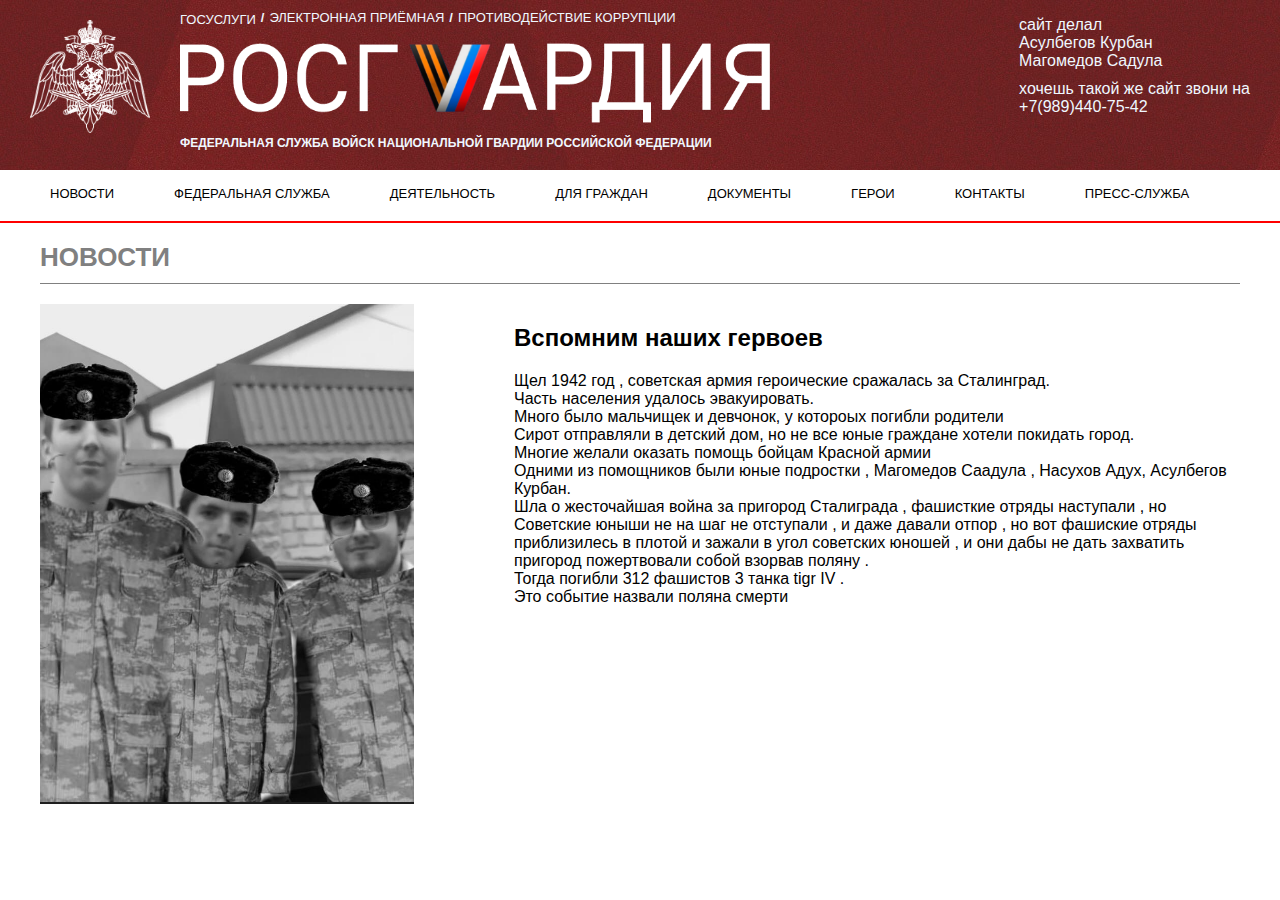
<file: index.html>
<!DOCTYPE html>
<html lang="en">
<head>
    <meta charset="UTF-8">
    <link rel="stylesheet" href="assets/main.css">
    <title>РОССГВАРДИЯ</title>
</head>
<body>
   <header>
       <div class="container">
         <div class="head"> 
                 <div class="d">
                   <a href="index.html" class="img">
                      <img src="img/rosgvard_logo_white.png" alt="" class="images"></a> 
        <div class="header"> 
            <div>
               <ul class="ul1">
                   <li class="li2"><a href="#" class="naw">ГОСУСЛУГИ </a></li>
                   <li class="li1"><a href="#" class="naw">ЭЛЕКТРОННАЯ ПРИЁМНАЯ</a></li>
                   <li class="li1"><a href="#" class="naw">ПРОТИВОДЕЙСТВИЕ КОРРУПЦИИ</a></li>
               </ul></div>
     <div class="img">
         <a href="index.html">
           <img src="img/group_860_5.png" alt="" class="rus-gvardia">
             <h5><a href="index.html" class="naw-link">ФЕДЕРАЛЬНАЯ СЛУЖБА ВОЙСК НАЦИОНАЛЬНОЙ ГВАРДИИ РОССИЙСКОЙ ФЕДЕРАЦИИ</a>
             </h5>
             </a>
             </div>
        </div>
              </div>
               <div class="after-block">
               <ul class="after">
                   <li class="after-iner">cайт делал <br> Асулбегов Курбан <br>Магомедов Садула</li>
                   <li class="after-iner"><a href="tel:+79894407542"> хочешь такой же сайт звони на <br>+7(989)440-75-42</a></li>
               </ul>
               </div>        
          </div>
       </div>    
   </header>
   <section>
       <div class="cont-naw">
       <ul class="cont-li">
           <li class="nawigasia"><a href="index.html" class="contact" >НОВОСТИ</a></li>
           <li class="nawigasia"><a href="#" class="contact" >ФЕДЕРАЛЬНАЯ СЛУЖБА</a></li>
           <li class="nawigasia"><a href="#" class="contact" >ДЕЯТЕЛЬНОСТЬ</a></li>
           <li class="nawigasia"><a href="#" class="contact" >ДЛЯ ГРАЖДАН</a></li>
           <li class="nawigasia"><a href="#" class="contact" >ДОКУМЕНТЫ</a></li>
           <li class="nawigasia"><a href="heroes.html" class="contact" >ГЕРОИ</a></li>
           <li class="nawigasia"><a href="#" class="contact" >КОНТАКТЫ</a></li>
           <li class="nawigasia"><a href="press-service.html" class="contact" >ПРЕСС-СЛУЖБА</a></li>
           
       </ul>
       </div>
           <section>
        <div class="new-cont">
            <div class="news">
                <h1>НОВОСТИ</h1>
            </div>
            <div class="cccp">
                <img src="heroes-img/heroes.jpg" alt="" class="cccp-images">
                <div class="text-cccp"> 
                <h2>Вспомним наших гервоев</h2>
                <p>Щел 1942 год , советская армия героические сражалась за Сталинград.<br> Часть населения удалось эвакуировать. <br>Много было мальчищек и девчонок, у котороых погибли родители<br> Сирот отправляли в детский дом, но не все юные граждане хотели покидать город.<br> Многие желали оказать помощь бойцам Красной армии <br> Одними из помощников были юные подростки , Магомедов Саадула , Насухов Адух, Асулбегов Курбан.<br> Шла о жесточайшая война за пригород Сталиграда , фашисткие отряды наступали , но Советские юныши не на шаг не отступали , и даже давали отпор , но вот фашиские отряды приблизилесь в плотой и зажали в угол советских юношей , и они дабы не дать захватить пригород пожертвовали собой взорвав поляну . <br> Тогда погибли 312 фашистов 3 танка tigr IV .<br> Это событие назвали поляна смерти</p>
                </div>
                
            </div>
            
            
        </div>
        
        
    </section>
   </section>
    </body>
</html>
</file>
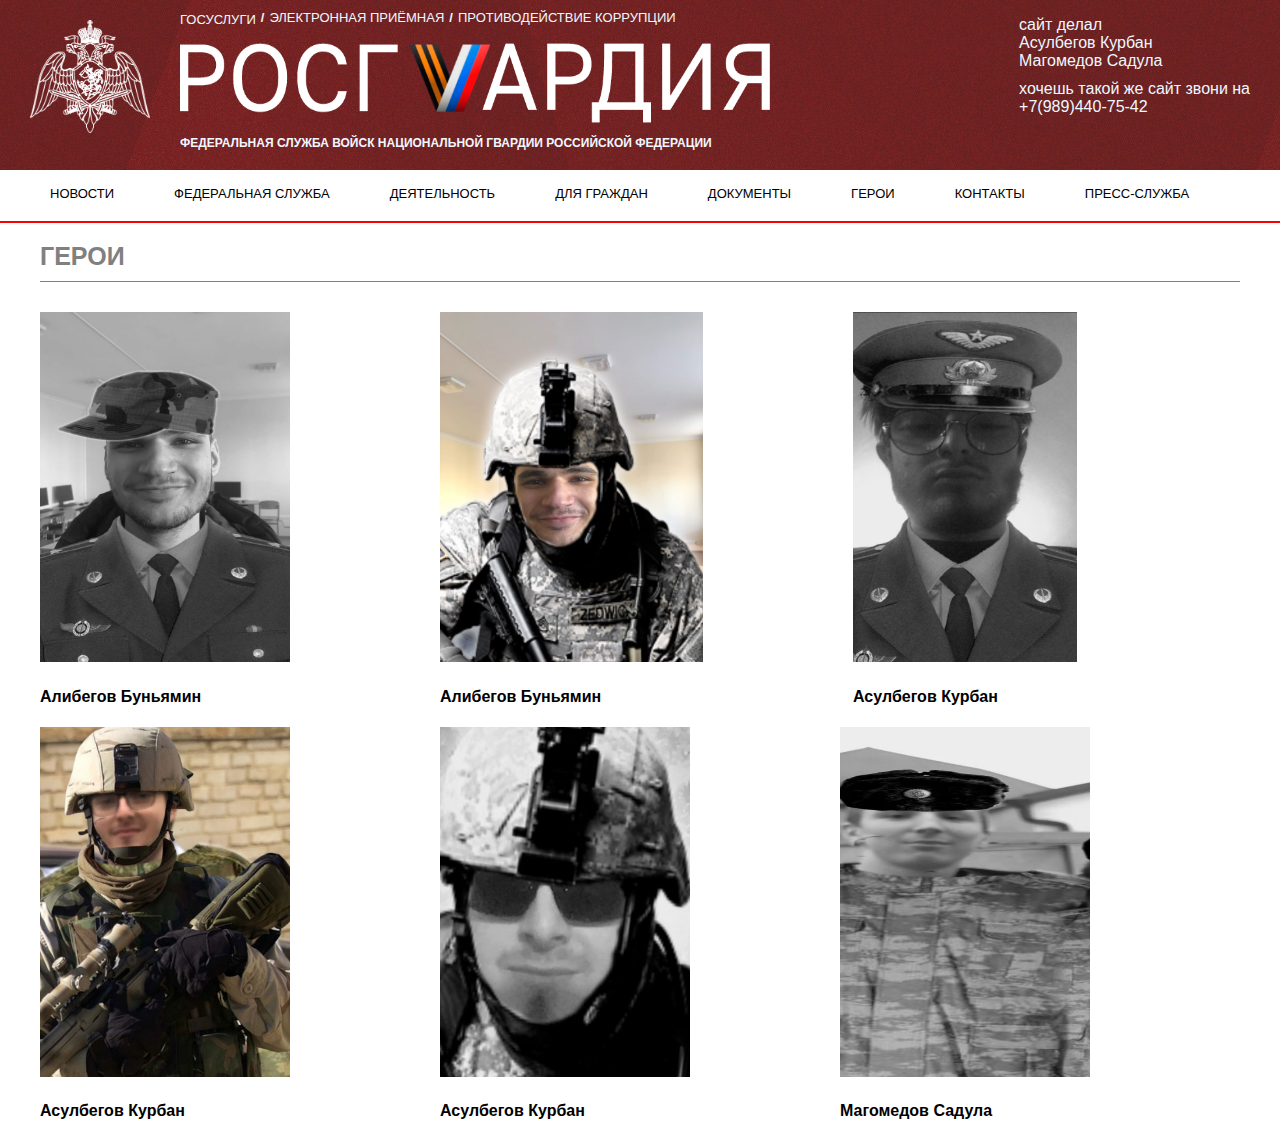
<file: heroes.html>
<!DOCTYPE html>
<html lang="en">
<head>
    <meta charset="UTF-8">
    <link rel="stylesheet" href="assets/heroes.css">
    <title>РОССГВАРДИЯ</title>
</head>
<body>
   <header>
       <div class="container">
         <div class="head"> 
                 <div class="d">
                   <a href="index.html" class="img">
                      <img src="img/rosgvard_logo_white.png" alt="" class="images"></a> 
        <div class="header"> 
            <div>
               <ul class="ul1">
                   <li class="li2"><a href="#" class="naw">ГОСУСЛУГИ</a></li>
                   <li class="li1"><a href="#" class="naw">ЭЛЕКТРОННАЯ ПРИЁМНАЯ</a></li>
                   <li class="li1"><a href="#" class="naw">ПРОТИВОДЕЙСТВИЕ КОРРУПЦИИ</a></li>
               </ul></div>
     <div class="img">
         <a href="index.html">
           <img src="img/group_860_5.png" alt="" class="rus-gvardia">
             <h5><a href="index.html" class="naw-link">ФЕДЕРАЛЬНАЯ СЛУЖБА ВОЙСК НАЦИОНАЛЬНОЙ ГВАРДИИ РОССИЙСКОЙ ФЕДЕРАЦИИ</a></h5></a></div>
        </div>
              </div>
               <div class="after-block">
               <ul class="after">
                   <li class="after-iner">cайт делал <br> Асулбегов Курбан <br>Магомедов Садула</li>
                   <li class="after-iner"><a href="tel:+79894407542"> хочешь такой же сайт звони на <br>+7(989)440-75-42</a></li>
               </ul>
               </div>        
          </div>
       </div>    
   </header>
   <section>
       <div class="cont-naw">
       <ul class="cont-li">
           <li class="nawigasia"><a href="index.html" class="contact" >НОВОСТИ</a></li>
           <li class="nawigasia"><a href="#" class="contact" >ФЕДЕРАЛЬНАЯ СЛУЖБА</a></li>
           <li class="nawigasia"><a href="#" class="contact" >ДЕЯТЕЛЬНОСТЬ</a></li>
           <li class="nawigasia"><a href="#" class="contact" >ДЛЯ ГРАЖДАН</a></li>
           <li class="nawigasia"><a href="#" class="contact" >ДОКУМЕНТЫ</a></li>
           <li class="nawigasia"><a href="heroes.html" class="contact" >ГЕРОИ</a></li>
           <li class="nawigasia"><a href="#" class="contact" >КОНТАКТЫ</a></li>
           <li class="nawigasia"><a href="press-service.html" class="contact" >ПРЕСС-СЛУЖБА</a></li>
           
       </ul>
       </div>
           <section>
        <div class="heroes-cont">
            <div class="heroes">
                <h1>ГЕРОИ </h1>
            </div>
            <div class="heroes-ccp">
                <div class="img-ccr">
                    <img src="heroes-img/byna1.jpg" alt="" class="img-cp">
                    <h4>Алибегов Буньямин</h4>
                 </div>
                   <div class="img-ccr">
                    <img src="heroes-img/byna2.jpg" alt="" class="img-cppp">
                    <h4>Алибегов Буньямин</h4>
                </div>
                
                <div class="img-ccr">
                    <img src="heroes-img/kurban.jpg" alt="" class="img-cpp">
                    <h4>Асулбегов Курбан</h4>
                </div>
            <div class="img-ccr">
                    <img src="heroes-img/kurban2.jpg" alt="" class="img-cp">
                    <h4>Асулбегов Курбан</h4>
                </div>
                
                <div class="img-ccr">
                    <img src="heroes-img/kurban3.jpg" alt="" class="img-cp">
                    <h4>Асулбегов Курбан</h4>
                </div>

                <div class="img-ccr">
                    <img src="heroes-img/Gv7eRMtt9ncF55XRxT30mzRKZqzNi5ic9bloX9JXxAfmwb_EBgV84QM72zCzsrbgES3zkfGNgZomjnvCT0V5eWJe.jpg" alt="" class="img-cp">
                    <h4>Магомедов Садула</h4>
                </div>


                
            
            
            
            
            
            
            
            
            
            
            
            
            
            
            </div>
            
            
            
        </div>
        
        
    </section>
   </section>
    </body>
</html>
</file>
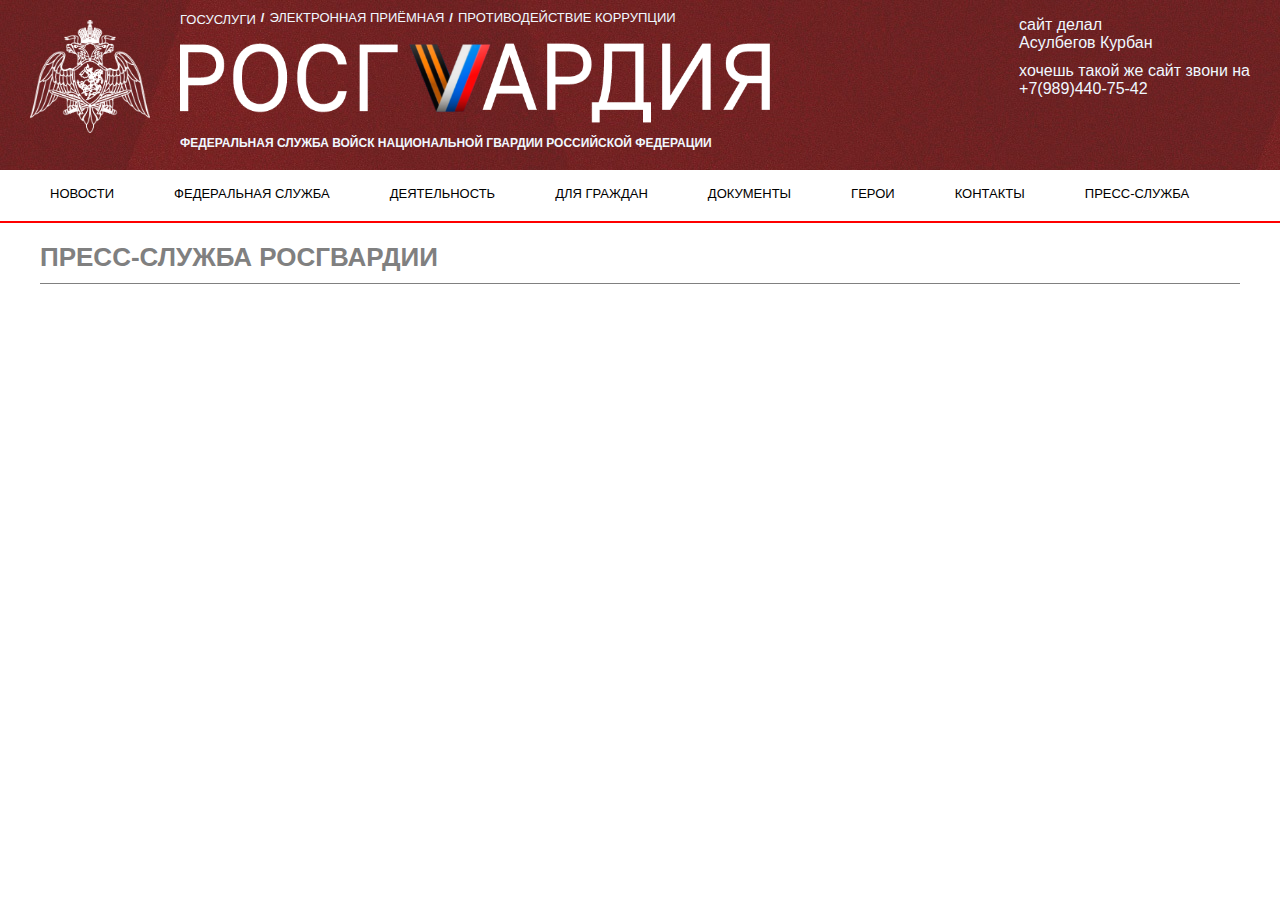
<file: press-service.html>
<!DOCTYPE html>
<html lang="en">
<head>
    <meta charset="UTF-8">
    <link rel="stylesheet" href="assets/press-service.css">
    <title>РОССГВАРДИЯ</title>
</head>
<body>
   <header>
       <div class="container">
         <div class="head"> 
                 <div class="d">
                   <a href="index.html" class="img">
                      <img src="img/rosgvard_logo_white.png" alt="" class="images"></a> 
        <div class="header"> 
            <div>
               <ul class="ul1">
                   <li class="li2"><a href="#" class="naw">ГОСУСЛУГИ</a></li>
                   <li class="li1"><a href="#" class="naw">ЭЛЕКТРОННАЯ ПРИЁМНАЯ</a></li>
                   <li class="li1"><a href="#" class="naw">ПРОТИВОДЕЙСТВИЕ КОРРУПЦИИ</a></li>
               </ul></div>
     <div class="img">
         <a href="index.html">
           <img src="img/group_860_5.png" alt="" class="rus-gvardia">
             <h5><a href="index.html" class="naw-link">ФЕДЕРАЛЬНАЯ СЛУЖБА ВОЙСК НАЦИОНАЛЬНОЙ ГВАРДИИ РОССИЙСКОЙ ФЕДЕРАЦИИ</a></h5></a></div>
        </div>
              </div>
               <div class="after-block">
               <ul class="after">
                   <li class="after-iner">cайт делал <br> Асулбегов Курбан</li>
                   <li class="after-iner"><a href="tel:+79894407542"> хочешь такой же сайт звони на <br>+7(989)440-75-42</a></li>
               </ul>
               </div>        
          </div>
       </div>    
   </header>
   <section>
       <div class="cont-naw">
       <ul class="cont-li">
           <li class="nawigasia"><a href="index.html" class="contact" >НОВОСТИ</a></li>
           <li class="nawigasia"><a href="#" class="contact" >ФЕДЕРАЛЬНАЯ СЛУЖБА</a></li>
           <li class="nawigasia"><a href="#" class="contact" >ДЕЯТЕЛЬНОСТЬ</a></li>
           <li class="nawigasia"><a href="#" class="contact" >ДЛЯ ГРАЖДАН</a></li>
           <li class="nawigasia"><a href="#" class="contact" >ДОКУМЕНТЫ</a></li>
           <li class="nawigasia"><a href="heroes.html" class="contact" >ГЕРОИ</a></li>
           <li class="nawigasia"><a href="#" class="contact" >КОНТАКТЫ</a></li>
           <li class="nawigasia"><a href="press-service.html" class="contact" >ПРЕСС-СЛУЖБА</a></li>
           
       </ul>
       </div>
   </section>
    <section>
        <div class="press-service">
            <div class="service">
                <h1>ПРЕСС-СЛУЖБА РОСГВАРДИИ</h1>
            </div>
            
            
            
        </div>
        
        
    </section>
    </body>
</html>
</file>
<file: assets/main.css>
*{
    box-sizing: border-box;
}
@media screen and (max-width:1086px) {
    .after-block{
        display: none;
   }
}
body{
    font-family: sans-serif;
    margin: 0;
}
.container{
   background-image: url(../images/header-bg-1920.jpg);
}
.d{
    display: flex;
}
.head{
    display: flex;
    justify-content: space-between;
}
.images{ 
   margin: 20px 30px;
    width: 120px;
    height: 113px;
}

.ul1{
    margin-top: 10px;
    padding: 0;
    display: flex;
    text-align: center;
}
.li1 {
    font-size:13px;
    margin-right: 5px;
    list-style-type: none;
}
.li1:before{
    content: "/"; 
    color: aliceblue;
    margin-right: 5px;
    font-weight: 900;
}
.li2{
    padding-top: 2px;
    font-size:13px;
    margin-right: 5px;
    list-style-type: none;
}

.li2:before{
content: ""    
}


.naw{
    text-decoration: none;
    color: aliceblue;
    transition: 0.5s linear
}
.naw:hover{
    color: chocolate;
}
h5{
    margin-top: 9px;
    font-size: 12px;
   font-weight: 700;
}

.img{
    padding: 0;
}
.rus-gvardia{
    width: 590px;
    height: 80px;
    padding: 0;
}
.naw-link{
    color: aliceblue;
    text-decoration: none;
}
.after{
    padding: 0;
}
.after-iner{
    color: aliceblue;
    list-style-type: none;
    margin-bottom: 10px;
    margin-right: 30px;
}
a{
    text-decoration: none;
    color: aliceblue;
}
.cont-naw{
    font-family: sans-serif;

}
.cont-li{
    display: flex;
    border-bottom: 2px solid red;

}
.nawigasia{
    font-size: 13px;
    list-style-type: none;
    margin-right: 40px;
    margin-bottom: 20px;
    transition: .3s linear;
}
.nawigasia:hover{
    transform: scale(1.3);
}

.nawigasia:last-child{
    margin-right: 0;
}
.contact{
    color: black;
    padding: 10px;
    transition: 0.3s linear;
}

.new-cont{
    margin: 0 auto;
    max-width: 1200px;
}
.news{
    border-bottom: 1px solid gray;
    margin-bottom: 20px;
}
h1{
    margin-top: 19.225PX;
    font-size: 26PX;
    color: gray;
    margin-bottom: 10px;
}
.cccp{
    display: flex;
    
}
.cccp-images{
    width: 500px;
    height: 500px;
    margin-right: 100px;
}
</file>
<file: assets/heroes.css>
*{
    box-sizing: border-box;
}
body{
    font-family: sans-serif;
    margin: 0;
}
.container{
   background-image: url(../images/header-bg-1920.jpg);
}
.d{
    display: flex;
}
.head{
    display: flex;
    justify-content: space-between;
}
.images{ 
   margin: 20px 30px;
    width: 120px;
    height: 113px;
}

.ul1{
    margin-top: 10px;
    padding: 0;
    display: flex;
    text-align: center;
}
.li1 {
    font-size:13px;
    margin-right: 5px;
    list-style-type: none;
}
.li1:before{
    content: "/"; 
    color: aliceblue;
    margin-right: 5px;
    font-weight: 900;
}
.li2{
    padding-top: 2px;
    font-size:13px;
    margin-right: 5px;
    list-style-type: none;
}

.li2:before{
content: ""    
}


.naw{
    text-decoration: none;
    color: aliceblue;
    transition: 0.5s linear
}
.naw:hover{
    color: chocolate;
}
h5{
    margin-top: 9px;
    font-size: 12px;
   font-weight: 700;
}

.img{
    padding: 0;
}
.rus-gvardia{
    width: 590px;
    height: 80px;
    padding: 0;
}
.naw-link{
    color: aliceblue;
    text-decoration: none;
}
.after{
    padding: 0;
}
.after-iner{
    color: aliceblue;
    list-style-type: none;
    margin-bottom: 10px;
    margin-right: 30px;
}
a{
    text-decoration: none;
    color: aliceblue;
}
.cont-naw{
    font-family: sans-serif;

}
.cont-li{
    display: flex;
    border-bottom: 2px solid red;

}
.nawigasia{
    font-size: 13px;
    list-style-type: none;
    margin-right: 40px;
    margin-bottom: 20px;
    transition: .3s linear;
}
.nawigasia:hover{
    transform: scale(1.3);
}
@media screen and (max-width:1086px) {
    .after-block{
        display: none;
    }
}
.nawigasia:last-child{
    margin-right: 0;
}
.contact{
    color: black;
    padding: 10px;
    transition: 0.3s linear;
}
.contact:hover{
}

.heroes-cont{
    margin: 0 auto;
    max-width: 1200px;
}
.heroes{
    border-bottom: 1px solid gray;
    margin-bottom: 30px;
}
h1{
    margin-top: 19.225px;
    font-size: 25px;
    color: gray;
    margin-bottom: 10px;
}
.heroes-ccp{
    display: flex;
    flex-wrap: wrap;
}
.img-cp{
    width: 250px;
    margin-right: 150px;

}


.img-cpp{
    width: 224px;
    height: 350px;
     margin-right: 150px;
}
.img-cppp{
    width: 263px;
    margin-right: 150px;
}
img{
    width: 335px;
    height: 350px;
    background-repeat: no-repeat;
    background-size: cover;
    background-position: center;
}
</file>
<file: assets/press-service.css>
*{
    box-sizing: border-box;
}
@media screen and (max-width:1086px) {
    .after-block{
        display: none;
   }
}
body{
    font-family: sans-serif;
    margin: 0;
}
.container{
   background-image: url(../images/header-bg-1920.jpg);
}
.d{
    display: flex;
}
.head{
    display: flex;
    justify-content: space-between;
}
.images{ 
   margin: 20px 30px;
    width: 120px;
    height: 113px;
}

.ul1{
    margin-top: 10px;
    padding: 0;
    display: flex;
    text-align: center;
}
.li1 {
    font-size:13px;
    margin-right: 5px;
    list-style-type: none;
}
.li1:before{
    content: "/"; 
    color: aliceblue;
    margin-right: 5px;
    font-weight: 900;
}
.li2{
    padding-top: 2px;
    font-size:13px;
    margin-right: 5px;
    list-style-type: none;
}

.li2:before{
content: ""    
}


.naw{
    text-decoration: none;
    color: aliceblue;
    transition: 0.5s linear
}
.naw:hover{
    color: chocolate;
}
h5{
    margin-top: 9px;
    font-size: 12px;
   font-weight: 700;
}

.img{
    padding: 0;
}
.rus-gvardia{
    width: 590px;
    height: 80px;
    padding: 0;
}
.naw-link{
    color: aliceblue;
    text-decoration: none;
}
.after{
    padding: 0;
}
.after-iner{
    color: aliceblue;
    list-style-type: none;
    margin-bottom: 10px;
    margin-right: 30px;
}
a{
    text-decoration: none;
    color: aliceblue;
}
.cont-naw{
    font-family: sans-serif;

}
.cont-li{
    display: flex;
    border-bottom: 2px solid red;

}
.nawigasia{
    font-size: 13px;
    list-style-type: none;
    margin-right: 40px;
    margin-bottom: 20px;
}

.nawigasia:last-child{
    margin-right: 0;
}
.contact{
    color: black;
    padding: 10px;
    transition: 0.3s linear;
}
.contact:hover{
    background-color: grey;
}

.press-service{
    margin: 0 auto;
    max-width: 1200px;
}
.service{
    border-bottom: 1px solid gray;
}
h1{
    margin-top: 19.225PX;
    font-size: 26PX;
    color: gray;
    margin-bottom: 10px;
}
</file>
